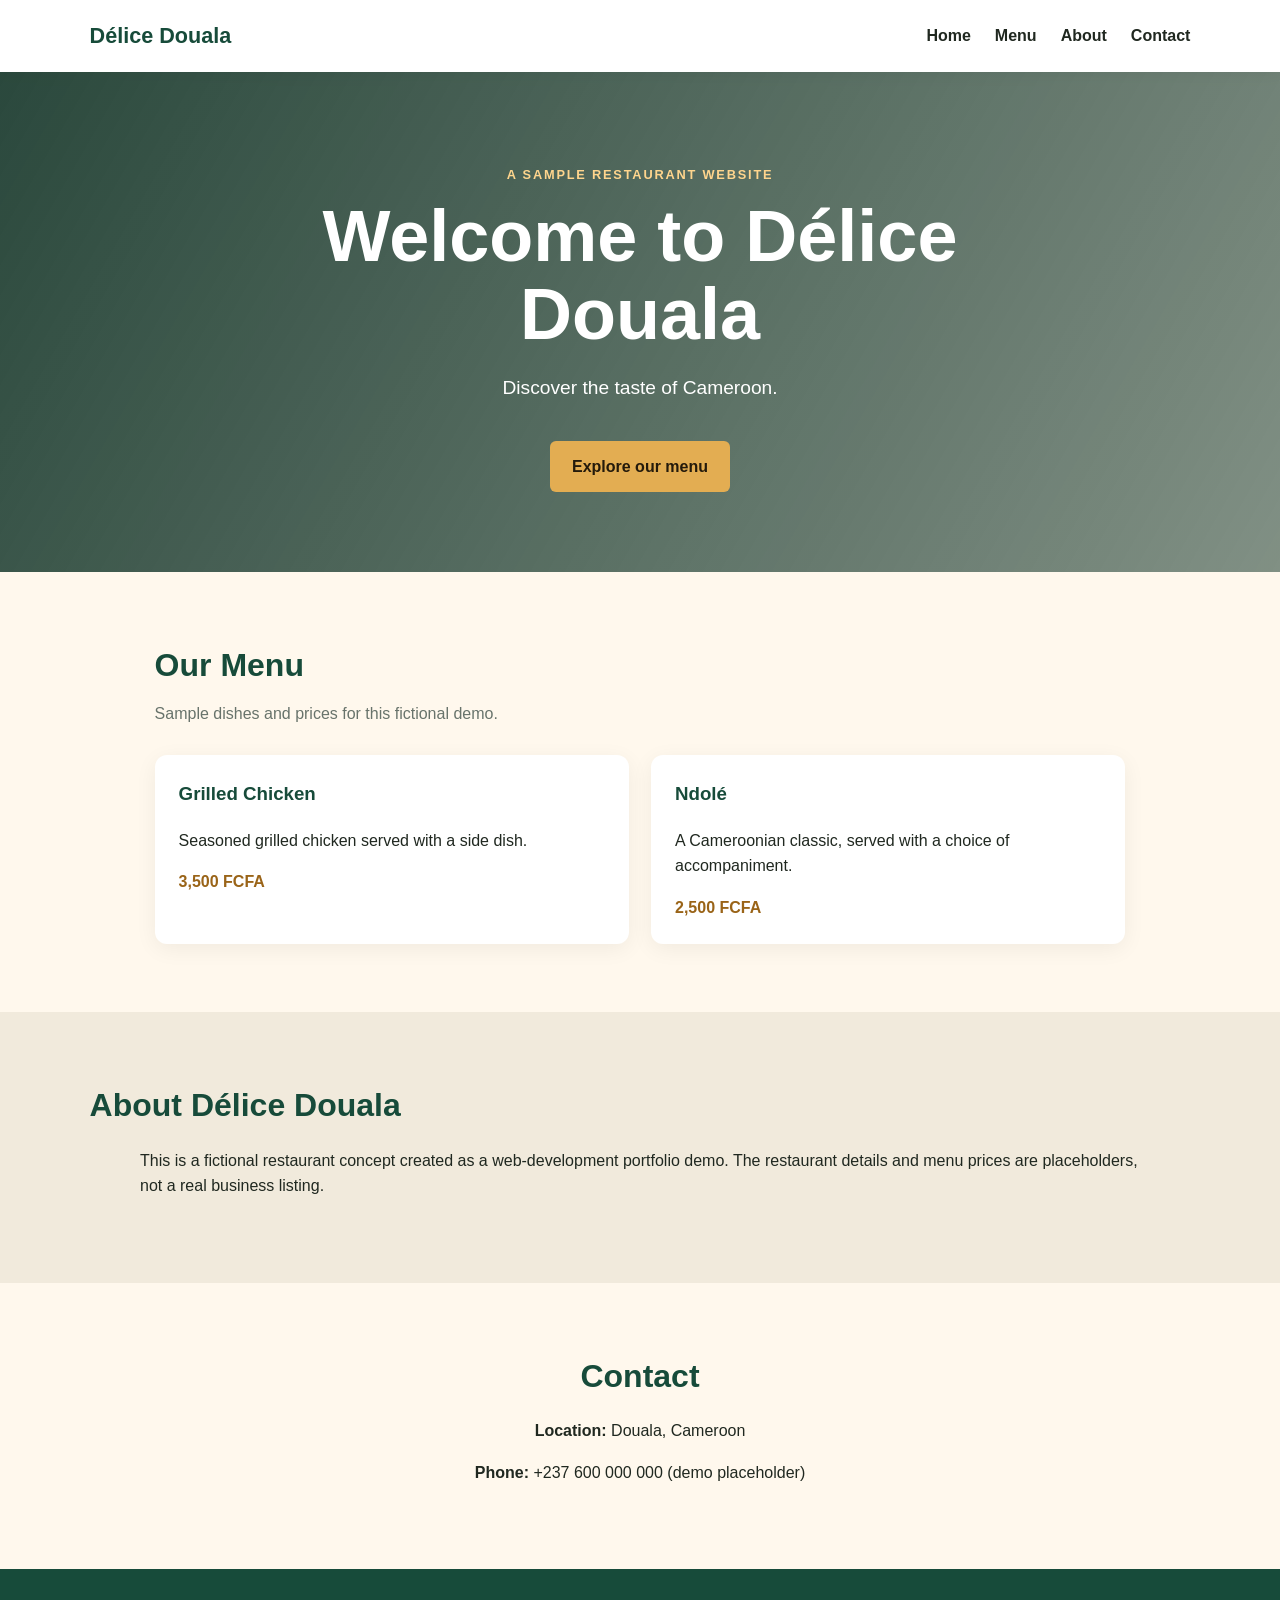
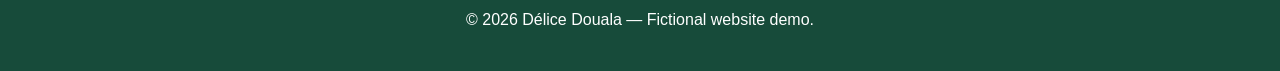
<file: index.html>
<!DOCTYPE html>
<html lang="en">
<head>
  <meta charset="UTF-8">
  <meta name="viewport" content="width=device-width, initial-scale=1.0">
  <meta name="description" content="A sample restaurant website concept for Délice Douala.">
  <title>Délice Douala | Restaurant Demo</title>
  <link rel="stylesheet" href="style.css">
</head>
<body>
  <header>
    <nav class="navbar">
      <a class="logo" href="#home">Délice Douala</a>
      <ul class="nav-links">
        <li><a href="#home">Home</a></li>
        <li><a href="#menu">Menu</a></li>
        <li><a href="#about">About</a></li>
        <li><a href="#contact">Contact</a></li>
      </ul>
    </nav>
  </header>

  <main>
    <section id="home" class="hero">
      <div class="hero-content">
        <p class="eyebrow">A sample restaurant website</p>
        <h1>Welcome to Délice Douala</h1>
        <p>Discover the taste of Cameroon.</p>
        <a class="button" href="#menu">Explore our menu</a>
      </div>
    </section>

    <section id="menu" class="section">
      <h2>Our Menu</h2>
      <p class="section-intro">Sample dishes and prices for this fictional demo.</p>
      <div class="menu-grid">
        <article class="menu-item">
          <h3>Grilled Chicken</h3>
          <p>Seasoned grilled chicken served with a side dish.</p>
          <strong>3,500 FCFA</strong>
        </article>
        <article class="menu-item">
          <h3>Ndolé</h3>
          <p>A Cameroonian classic, served with a choice of accompaniment.</p>
          <strong>2,500 FCFA</strong>
        </article>
      </div>
    </section>

    <section id="about" class="section about">
      <h2>About Délice Douala</h2>
      <p>This is a fictional restaurant concept created as a web-development portfolio demo. The restaurant details and menu prices are placeholders, not a real business listing.</p>
    </section>

    <section id="contact" class="section contact">
      <h2>Contact</h2>
      <p><strong>Location:</strong> Douala, Cameroon</p>
      <p><strong>Phone:</strong> +237 600 000 000 (demo placeholder)</p>
    </section>
  </main>

  <footer>
    <p>© 2026 Délice Douala — Fictional website demo.</p>
  </footer>
  <script src="script.js"></script>
</body>
</html>
</file>
<file: style.css>
:root {
  --green: #174b3a;
  --gold: #e3ad52;
  --cream: #fff8ed;
  --ink: #202820;
  --muted: #68736b;
}
* { box-sizing: border-box; }
html { scroll-behavior: smooth; }
body {
  margin: 0;
  font-family: Arial, Helvetica, sans-serif;
  color: var(--ink);
  background: var(--cream);
  line-height: 1.6;
}
a { color: inherit; text-decoration: none; }
.navbar {
  min-height: 72px;
  display: flex;
  align-items: center;
  justify-content: space-between;
  gap: 24px;
  padding: 14px 7%;
  background: #fff;
  box-shadow: 0 2px 14px rgba(0,0,0,.07);
}
.logo { color: var(--green); font-size: 1.35rem; font-weight: 800; }
.nav-links {
  display: flex;
  gap: 24px;
  padding: 0;
  margin: 0;
  list-style: none;
}
.nav-links a { font-weight: 600; }
.nav-links a:hover { color: #a66b19; }
.hero {
  min-height: 460px;
  display: grid;
  place-items: center;
  padding: 80px 7%;
  text-align: center;
  color: white;
  background: linear-gradient(120deg, rgba(13,48,36,.88), rgba(13,48,36,.52)),
    url("https://images.unsplash.com/photo-1517248135467-4c7edcad34c4?auto=format&fit=crop&w=1800&q=85") center/cover;
}
.hero-content { max-width: 720px; }
.eyebrow { color: #ffd58d; text-transform: uppercase; letter-spacing: .14em; font-size: .8rem; font-weight: 700; }
h1 { margin: 10px 0; font-size: clamp(2.4rem, 6vw, 4.5rem); line-height: 1.08; }
.hero-content > p:not(.eyebrow) { font-size: 1.2rem; }
.button {
  display: inline-block;
  margin-top: 18px;
  padding: 13px 22px;
  border-radius: 6px;
  background: var(--gold);
  color: #241a0b;
  font-weight: 800;
}
.button:hover { filter: brightness(1.06); }
.section { padding: 68px 7%; max-width: 1150px; margin: auto; }
.section h2 { margin: 0 0 10px; color: var(--green); font-size: 2rem; }
.section-intro { color: var(--muted); margin-top: 0; }
.menu-grid { display: grid; grid-template-columns: repeat(2, minmax(0, 1fr)); gap: 22px; margin-top: 28px; }
.menu-item {
  padding: 24px;
  border-radius: 12px;
  background: #fff;
  box-shadow: 0 5px 22px rgba(0,0,0,.06);
}
.menu-item h3 { margin-top: 0; color: var(--green); }
.menu-item strong { color: #9a6418; }
.about { background: #f1eadc; max-width: none; }
.about > *, .contact > * { max-width: 1000px; margin-left: auto; margin-right: auto; }
.contact { text-align: center; }
footer { padding: 22px 7%; text-align: center; background: var(--green); color: white; }
@media (max-width: 640px) {
  .navbar { align-items: flex-start; flex-direction: column; }
  .nav-links { flex-wrap: wrap; gap: 12px 18px; }
  .hero { min-height: 390px; }
  .menu-grid { grid-template-columns: 1fr; }
  .section { padding: 50px 6%; }
}
</file>
